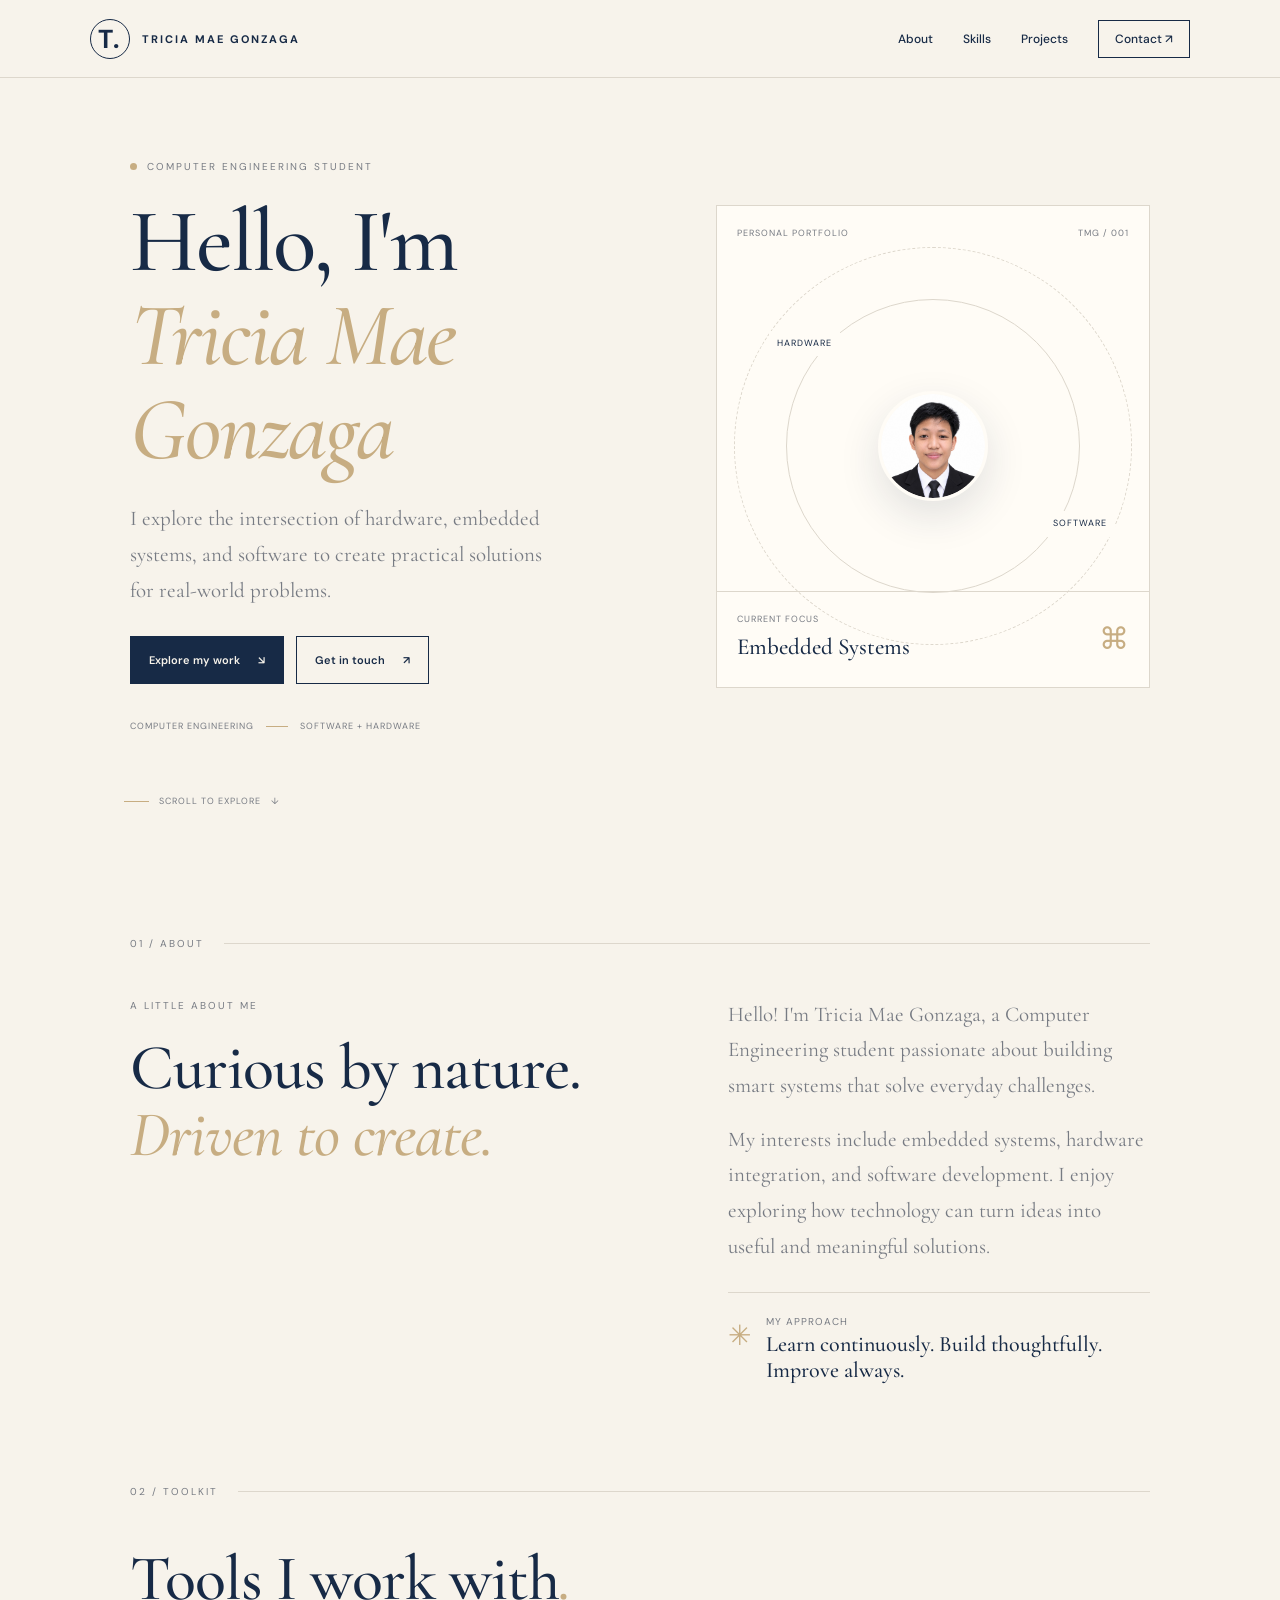
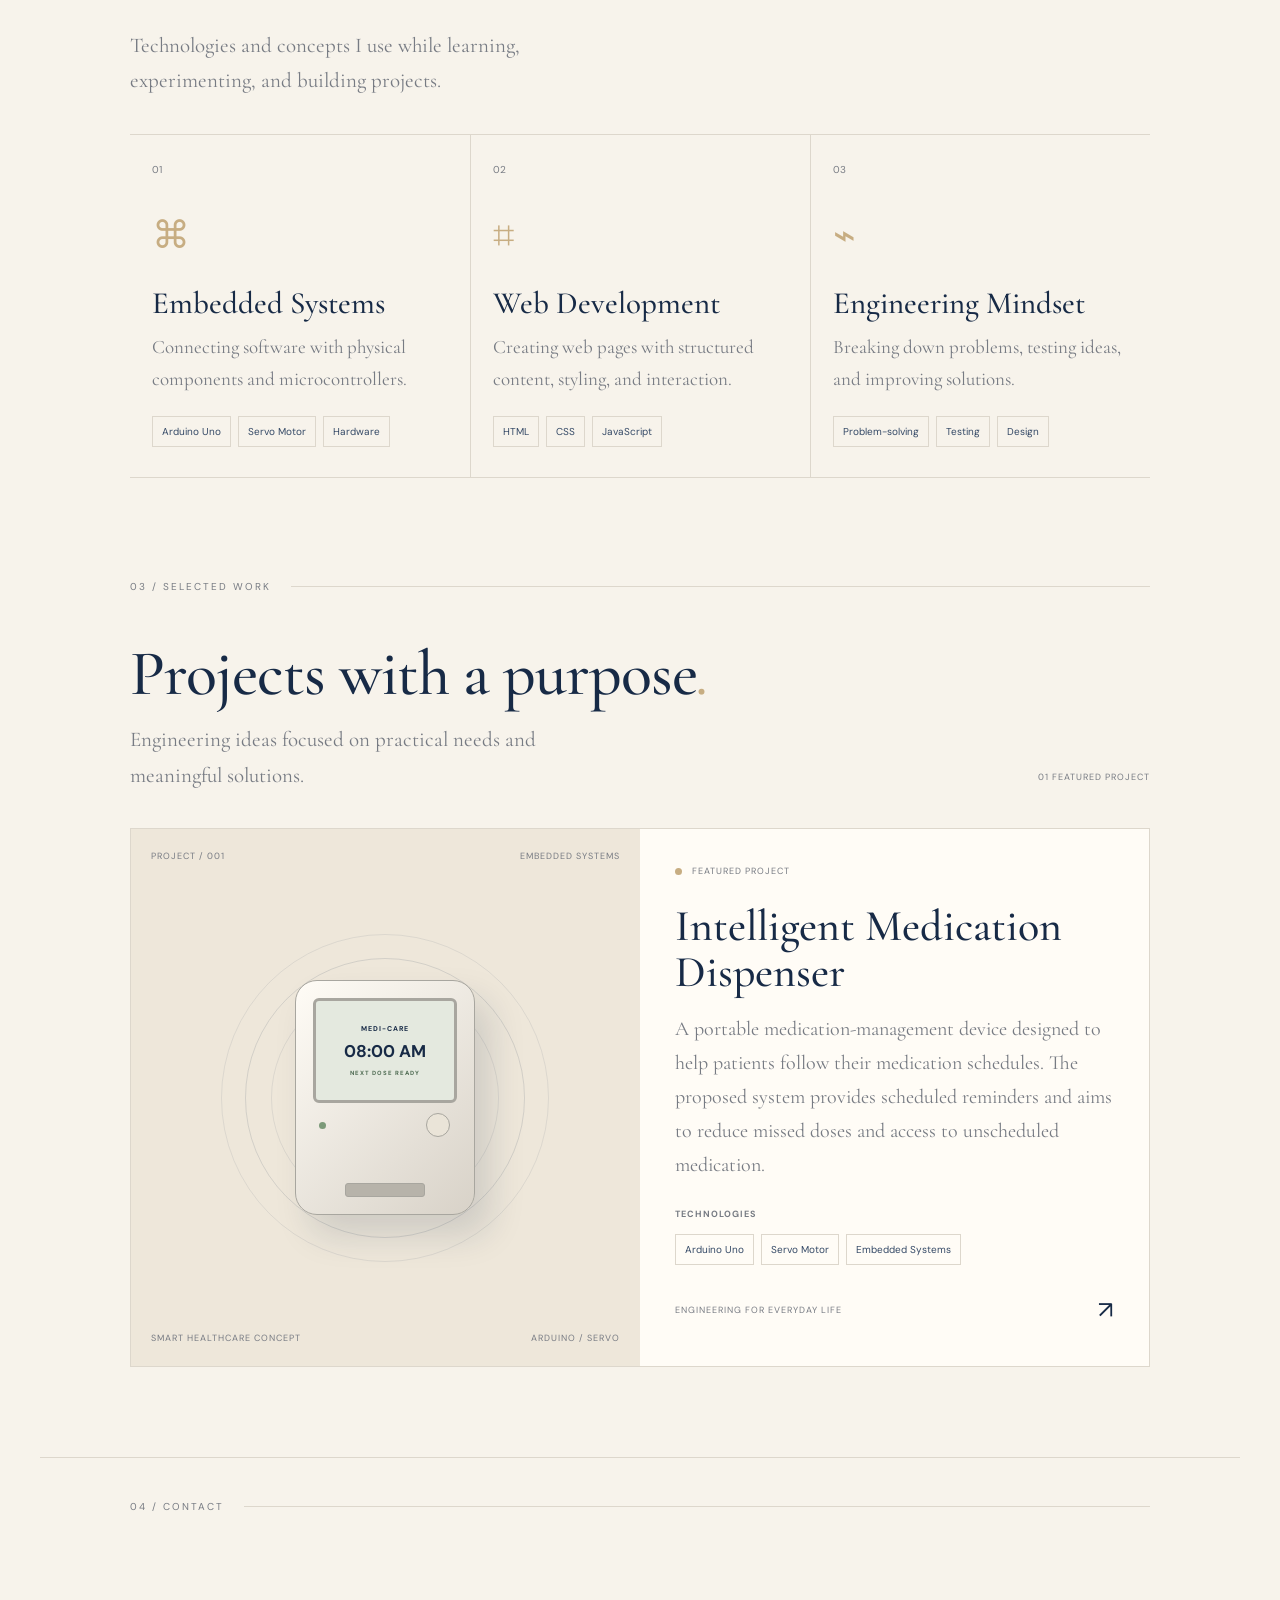
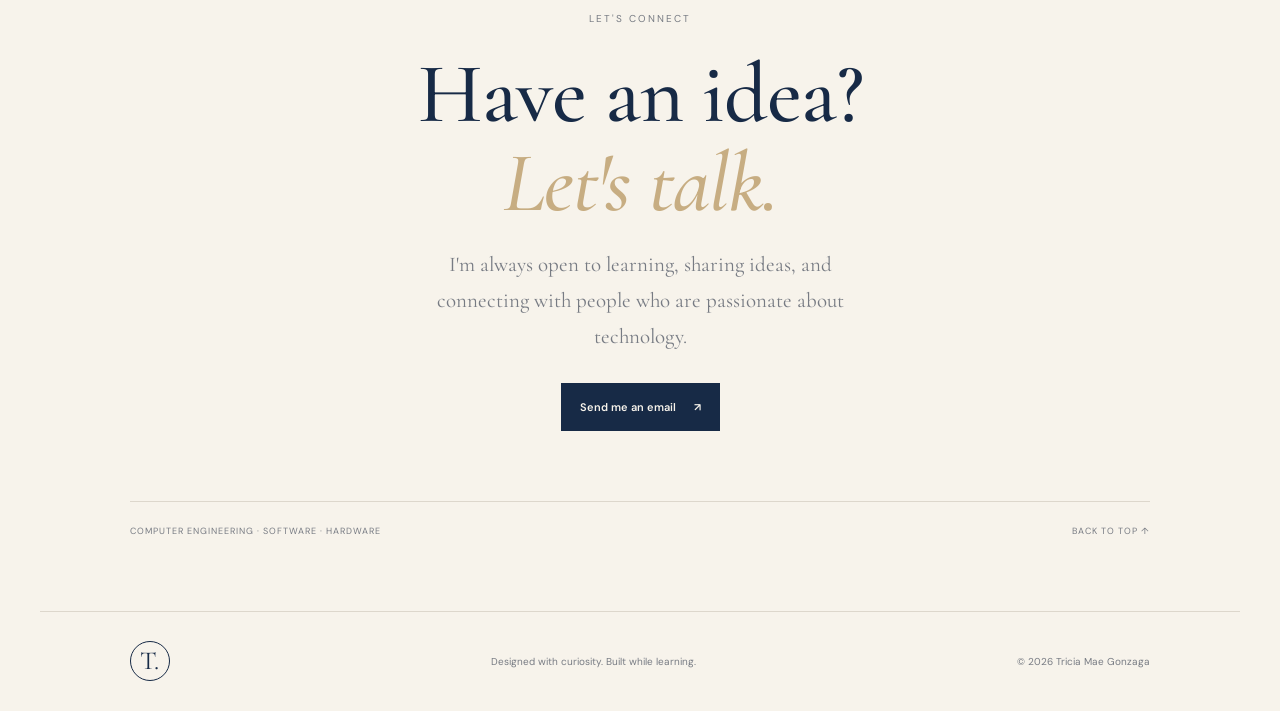
<file: index.html>
<!DOCTYPE html>
<html lang="en">
<head>
    <meta charset="UTF-8">
    <meta name="viewport" content="width=device-width, initial-scale=1.0">

    <meta name="theme-color" content="#F7F3EB">
    <meta name="description" content="Tricia Mae Gonzaga's Computer Engineering portfolio, featuring embedded systems and software projects.">

    <title>Tricia Mae Gonzaga | Portfolio</title>

    <!-- Google Fonts: Cormorant Garamond + DM Sans -->
    <link rel="preconnect" href="https://fonts.googleapis.com">
    <link rel="preconnect" href="https://fonts.gstatic.com" crossorigin>

    <link href="https://fonts.googleapis.com/css2?family=Cormorant+Garamond:ital,wght@0,400;0,500;0,600;0,700;1,400;1,500&family=DM+Sans:wght@400;500;600;700&display=swap" rel="stylesheet">

    <!-- CSS -->
    <link rel="stylesheet" href="style.css">

    <!-- JavaScript -->
    <script src="script.js" defer></script>
</head>

<body>
    <div class="site-shell">

        <!-- NAVIGATION -->
        <header class="navbar">
            <a href="#home" class="brand">
                <span class="brand-mark">T.</span>
                <span>TRICIA MAE GONZAGA</span>
            </a>

            <button
                class="menu-toggle"
                type="button"
                aria-label="Open navigation"
                aria-expanded="false"
                aria-controls="nav-links"
            >
                <span></span>
                <span></span>
            </button>

            <nav id="nav-links" class="nav-links">
                <a href="#about">About</a>
                <a href="#skills">Skills</a>
                <a href="#projects">Projects</a>
                <a href="#contact" class="nav-contact">
                    Contact <span>↗</span>
                </a>
            </nav>
        </header>

        <main>

            <!-- HERO -->
            <section class="hero" id="home">

                <div class="hero-copy reveal">
                    <div class="eyebrow">
                        <span class="status-dot"></span>
                        COMPUTER ENGINEERING STUDENT
                    </div>
                <h1 class="hero-title">
    Hello, I'm<br>
    <span>Tricia Mae Gonzaga</span>
</h1>

                    <p class="hero-description">
                        I explore the intersection of hardware,
                        embedded systems, and software to create
                        practical solutions for real-world problems.
                    </p>

                    <div class="hero-actions">
                        <a href="#projects" class="button button-primary">
                            Explore my work <span>↘</span>
                        </a>

                        <a href="#contact" class="button button-secondary">
                            Get in touch <span>↗</span>
                        </a>
                    </div>

                    <div class="hero-meta">
                        <span>COMPUTER ENGINEERING</span>
                        <span class="meta-divider"></span>
                        <span>SOFTWARE + HARDWARE</span>
                    </div>
                </div>

                <!-- DECORATIVE HERO VISUAL -->
                <div class="hero-visual reveal">

                    <div class="visual-top">
                        <span>PERSONAL PORTFOLIO</span>
                        <span>TMG / 001</span>
                    </div>

                    <div class="visual-center">
                        <div class="orbit orbit-one"></div>
                        <div class="orbit orbit-two"></div>

                      
<div class="core profile-photo">
    <img
        src="tricia.gnzg.jpg"
        alt="Portrait of Tricia Mae Gonzaga"
    />
</div>


                        <span class="orbit-label label-one">
                            HARDWARE
                        </span>

                        <span class="orbit-label label-two">
                            SOFTWARE
                        </span>
                        
                    </div>

                    <div class="visual-bottom">
                        <div>
                            <span class="mini-label">CURRENT FOCUS</span>
                            <strong>Embedded Systems</strong>
                        </div>

                        <span class="visual-symbol">⌘</span>
                    </div>
                </div>

                <a href="#about" class="scroll-hint">
                    <span class="scroll-line"></span>
                    SCROLL TO EXPLORE
                    <span>↓</span>
                </a>

            </section>

            <!-- ABOUT -->
            <section class="section about-section" id="about">

                <div class="section-label">
                    <span>01 / ABOUT</span>
                    <span class="label-line"></span>
                </div>

                <div class="about-grid">

                    <div class="section-heading reveal">
                        <p class="eyebrow">A LITTLE ABOUT ME</p>

                        <h2>
                            Curious by nature.<br>
                            <span>Driven to create.</span>
                        </h2>
                    </div>

                    <div class="about-copy reveal">
                        <p>
                            Hello! I'm Tricia Mae Gonzaga, a Computer
                            Engineering student passionate about
                            building smart systems that solve
                            everyday challenges.
                        </p>

                        <p>
                            My interests include embedded systems,
                            hardware integration, and software
                            development. I enjoy exploring how
                            technology can turn ideas into useful
                            and meaningful solutions.
                        </p>

                        <div class="about-note">
                            <span class="note-icon">✳</span>

                            <p>
                                MY APPROACH<br>
                                <strong>
                                    Learn continuously. Build thoughtfully.
                                    Improve always.
                                </strong>
                            </p>
                        </div>
                    </div>

                </div>
            </section>

            <!-- SKILLS -->
            <section class="section" id="skills">

                <div class="section-label">
                    <span>02 / TOOLKIT</span>
                    <span class="label-line"></span>
                </div>

                <div class="section-intro reveal">
                    <h2>Tools I work with<span>.</span></h2>

                    <p>
                        Technologies and concepts I use while learning,
                        experimenting, and building projects.
                    </p>
                </div>

                <div class="skills-grid">

                    <!-- SKILL 1 -->
                    <article class="skill-card reveal">
                        <span class="card-number">01</span>
                        <span class="skill-icon">⌘</span>

                        <h3>Embedded Systems</h3>

                        <p>
                            Connecting software with physical
                            components and microcontrollers.
                        </p>

                        <div class="tags">
                            <span>Arduino Uno</span>
                            <span>Servo Motor</span>
                            <span>Hardware</span>
                        </div>
                    </article>

                    <!-- SKILL 2 -->
                    <article class="skill-card reveal">
                        <span class="card-number">02</span>
                        <span class="skill-icon">⌗</span>

                        <h3>Web Development</h3>

                        <p>
                            Creating web pages with structured content,
                            styling, and interaction.
                        </p>

                        <div class="tags">
                            <span>HTML</span>
                            <span>CSS</span>
                            <span>JavaScript</span>
                        </div>
                    </article>

                    <!-- SKILL 3 -->
                    <article class="skill-card reveal">
                        <span class="card-number">03</span>
                        <span class="skill-icon">⌁</span>

                        <h3>Engineering Mindset</h3>

                        <p>
                            Breaking down problems, testing ideas,
                            and improving solutions.
                        </p>

                        <div class="tags">
                            <span>Problem-solving</span>
                            <span>Testing</span>
                            <span>Design</span>
                        </div>
                    </article>

                </div>
            </section>

            <!-- PROJECTS -->
            <section class="section" id="projects">

                <div class="section-label">
                    <span>03 / SELECTED WORK</span>
                    <span class="label-line"></span>
                </div>

                <div class="section-intro project-intro reveal">

                    <div>
                        <h2>Projects with a purpose<span>.</span></h2>

                        <p>
                            Engineering ideas focused on practical
                            needs and meaningful solutions.
                        </p>
                    </div>

                    <span class="project-count">
                        01 FEATURED PROJECT
                    </span>

                </div>

                <article class="project-card reveal">

                    <!-- PROJECT ILLUSTRATION -->
                    <div class="project-art">

                        <div class="art-top">
                            <span>PROJECT / 001</span>
                            <span>EMBEDDED SYSTEMS</span>
                        </div>

                        <div class="device-illustration">

                            <div class="device">

                                <div class="device-screen">
                                    <span class="screen-label">
                                        MEDI-CARE
                                    </span>

                                    <span class="screen-time">
                                        08:00 AM
                                    </span>

                                    <span class="screen-status">
                                        NEXT DOSE READY
                                    </span>
                                </div>

                                <div class="device-light"></div>
                                <div class="device-button"></div>
                                <div class="device-slot"></div>

                            </div>

                            <div class="device-orbit"></div>

                        </div>

                        <div class="art-bottom">
                            <span>SMART HEALTHCARE CONCEPT</span>
                            <span>ARDUINO / SERVO</span>
                        </div>

                    </div>

                    <!-- PROJECT DETAILS -->
                    <div class="project-details">

                        <div class="project-type">
                            <span class="status-dot"></span>
                            FEATURED PROJECT
                        </div>

                        <h3>Intelligent Medication Dispenser</h3>

                        <p>
                            A portable medication-management device
                            designed to help patients follow their
                            medication schedules. The proposed system
                            provides scheduled reminders and aims to
                            reduce missed doses and access to
                            unscheduled medication.
                        </p>

                        <h4>TECHNOLOGIES</h4>

                        <div class="tags project-tags">
                            <span>Arduino Uno</span>
                            <span>Servo Motor</span>
                            <span>Embedded Systems</span>
                        </div>

                        <div class="project-footer">
                            <span>ENGINEERING FOR EVERYDAY LIFE</span>
                            <span class="project-arrow">↗</span>
                        </div>

                    </div>

                </article>
            </section>

            <!-- CONTACT -->
            <section class="section contact-section" id="contact">

                <div class="section-label">
                    <span>04 / CONTACT</span>
                    <span class="label-line"></span>
                </div>

                <div class="contact-main reveal">

                    <p class="eyebrow">LET'S CONNECT</p>

                    <h2>
                        Have an idea?<br>
                        <span>Let's talk.</span>
                    </h2>

                    <p>
                        I'm always open to learning, sharing ideas,
                        and connecting with people who are passionate
                        about technology.
                    </p>

                   
                    <a
                        class="button button-primary"
                        href="mailto:gonzagat634@gmail.com"
                    >
                        Send me an email <span>↗</span>
                    </a>

                </div>

                <div class="contact-bottom">
                    <span>
                        COMPUTER ENGINEERING · SOFTWARE · HARDWARE
                    </span>

                    <a href="#home">BACK TO TOP ↑</a>
                </div>

            </section>

        </main>

   
        <footer class="footer">

            <a href="#home" class="footer-brand">T.</a>

            <p>Designed with curiosity. Built while learning.</p>

            <p>
                © <span id="year">2026</span> Tricia Mae Gonzaga
            </p>

        </footer>

    </div>
</body>
</html>
</file>
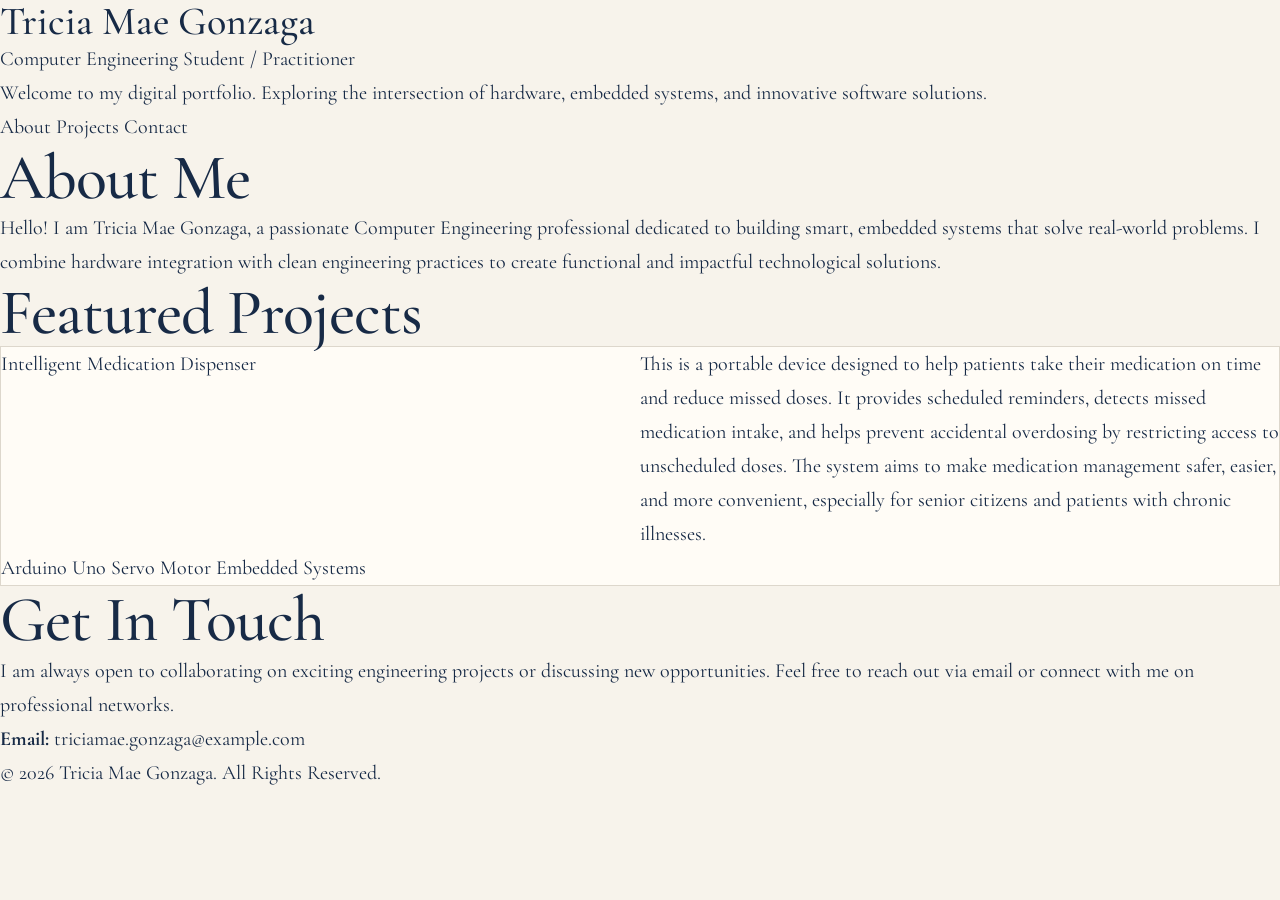
<file: info.html>
<!DOCTYPE html>
<html lang="en">
<head>
    <meta charset="UTF-8">
    <meta name="viewport" content="width=device-width, initial-scale=1.0">
    <title>Tricia Mae Gonzaga | Portfolio</title>
    <link rel="preconnect" href="https://fonts.googleapis.com">
    <link rel="preconnect" href="https://fonts.gstatic.com" crossorigin>
    <link href="https://fonts.googleapis.com/css2?family=Cormorant+Garamond:ital,wght@0,300;0,400;0,500;0,600;0,700;1,400&display=swap" rel="stylesheet">
    <link rel="stylesheet" href="style.css">
</head>
<body>

    <div class="container">
        <header>
            <h1>Tricia Mae <span>Gonzaga</span></h1>
            <div class="subtitle">Computer Engineering Student / Practitioner</div>
            <p id="dynamic-greeting">Welcome to my digital portfolio. Exploring the intersection of hardware, embedded systems, and innovative software solutions.</p>
            <nav>
                <a href="#about">About</a>
                <a href="#projects">Projects</a>
                <a href="#contact">Contact</a>
            </nav>
        </header>

    
        <section id="about">
            <h2>About Me</h2>
            <p>Hello! I am Tricia Mae Gonzaga, a passionate Computer Engineering professional dedicated to building smart, embedded systems that solve real-world problems. I combine hardware integration with clean engineering practices to create functional and impactful technological solutions.</p>
        </section>

 
        <section id="projects">
            <h2>Featured Projects</h2>
            <div class="project-card">
                <div class="project-title">Intelligent Medication Dispenser</div>
                <p>This is a portable device designed to help patients take their medication on time and reduce missed doses. It provides scheduled reminders, detects missed medication intake, and helps prevent accidental overdosing by restricting access to unscheduled doses. The system aims to make medication management safer, easier, and more convenient, especially for senior citizens and patients with chronic illnesses.</p>
                
                <div class="tech-stack">
                    <span class="badge">Arduino Uno</span>
                    <span class="badge">Servo Motor</span>
                    <span class="badge">Embedded Systems</span>
                </div>
            </div>
        </section>

       
        <section id="contact">
            <h2>Get In Touch</h2>
            <p>I am always open to collaborating on exciting engineering projects or discussing new opportunities. Feel free to reach out via email or connect with me on professional networks.</p>
            <p><strong>Email:</strong> triciamae.gonzaga@example.com</p>
        </section>

    
        <footer>
            <p>&copy; 2026 Tricia Mae Gonzaga. All Rights Reserved.</p>
        </footer>
    </div>

    
    <script src="script.js"></script>
</body>
</html>
</file>
<file: style.css>
@import url('https://fonts.googleapis.com/css2?family=Cormorant+Garamond:wght@400;500;600;700&family=DM+Sans:wght@400;500;600;700&display=swap');

:root {
  --navy: #172A46;
  --navy-light: #344966;
  --ivory: #F7F3EB;
  --white: #FFFCF6;
  --gold: #C7AD82;
  --muted: #777B83;
  --line: #DDD7CC;
}

* {
  margin: 0;
  padding: 0;
  box-sizing: border-box;
}

html {
  scroll-behavior: smooth;
  scroll-padding-top: 90px;
}

body {
  background: var(--ivory);
  color: var(--navy);
  font-family: 'Cormorant Garamond', serif;
  font-size: 20px;
  line-height: 1.7;
}

a {
  color: inherit;
  text-decoration: none;
}

button {
  font: inherit;
}

.site-shell {
  overflow: hidden;
}

.navbar {
  position: sticky;
  top: 0;
  z-index: 100;
  min-height: 78px;
  padding: 16px 7%;
  display: flex;
  justify-content: space-between;
  align-items: center;
  background: var(--ivory);
  border-bottom: 1px solid var(--line);
}

.brand {
  display: flex;
  align-items: center;
  gap: 12px;
  font: 700 11px 'DM Sans', sans-serif;
  letter-spacing: 2px;
}

.brand-mark,
.footer-brand {
  width: 40px;
  height: 40px;
  display: inline-flex;
  justify-content: center;
  align-items: center;
  border: 1px solid var(--navy);
  border-radius: 50%;
  font-size: 26px;
}

.nav-links {
  display: flex;
  align-items: center;
  gap: 30px;
}

.nav-links a {
  font: 500 12px 'DM Sans', sans-serif;
  transition: .3s;
}

.nav-links a:hover {
  color: var(--gold);
}

.nav-links .nav-contact {
  border: 1px solid var(--navy);
  padding: 10px 16px;
}

.menu-toggle {
  display: none;
}

.hero,
.section,
.footer {
  max-width: 1200px;
  margin: auto;
  padding-left: 7%;
  padding-right: 7%;
}

.hero {
  min-height: 680px;
  padding-top: 80px;
  padding-bottom: 100px;
  display: grid;
  grid-template-columns: 1.1fr .9fr;
  align-items: center;
  gap: 55px;
  position: relative;
}

.eyebrow,
.section-label,
.hero-meta,
.visual-top,
.visual-bottom .mini-label,
.orbit-label,
.scroll-hint,
.art-top,
.art-bottom,
.project-type,
.project-details h4,
.project-count,
.project-footer,
.contact-bottom {
  font-family: 'DM Sans', sans-serif;
}

.eyebrow {
  display: flex;
  align-items: center;
  gap: 10px;
  font-size: 10px;
  letter-spacing: 2px;
  color: var(--muted);
}

.status-dot {
  width: 7px;
  height: 7px;
  display: inline-block;
  flex-shrink: 0;
  border-radius: 50%;
  background: var(--gold);
}

h1,
h2,
h3 {
  font-family: 'Cormorant Garamond', serif;
  font-weight: 500;
  line-height: 1.05;
}

/* HERO TITLE: Hello, I'm Tricia Mae Gonzaga */

.hero-title {
  margin-top: 20px;
  font-family: 'Cormorant Garamond', serif;
  font-size: clamp(55px, 7vw, 90px);
  font-weight: 500;
  line-height: 1.05;
  letter-spacing: -2px;
  color: #172A46;
}

.hero-title span {
  color: #C7AD82;
  font-style: italic;
}

h2 span {
  color: var(--gold);
  font-style: italic;
}

.hero-description {
  max-width: 430px;
  margin-top: 24px;
  color: var(--muted);
  font-size: 21px;
}

.hero-actions {
  display: flex;
  flex-wrap: wrap;
  gap: 12px;
  margin-top: 28px;
}

.button {
  min-height: 48px;
  padding: 12px 18px;
  display: inline-flex;
  align-items: center;
  justify-content: center;
  gap: 18px;
  border: 1px solid var(--navy);
  font: 600 11px 'DM Sans', sans-serif;
  transition: .3s;
}

.button-primary {
  color: var(--ivory);
  background: var(--navy);
}

.button-primary:hover {
  background: var(--gold);
  border-color: var(--gold);
  color: var(--navy);
}

.button-secondary:hover {
  background: var(--navy);
  color: var(--ivory);
}

.hero-meta {
  display: flex;
  flex-wrap: wrap;
  gap: 12px;
  align-items: center;
  margin-top: 35px;
  color: var(--muted);
  font-size: 9px;
  letter-spacing: 1px;
}

.meta-divider {
  width: 22px;
  height: 1px;
  background: var(--gold);
}

.hero-visual {
  min-height: 420px;
  aspect-ratio: .9;
  display: flex;
  flex-direction: column;
  justify-content: space-between;
  position: relative;
  overflow: hidden;
  background: var(--white);
  border: 1px solid var(--line);
}

.visual-top,
.art-top,
.art-bottom {
  display: flex;
  justify-content: space-between;
  gap: 10px;
  padding: 20px;
  color: var(--muted);
  font-size: 9px;
  letter-spacing: 1px;
}

.visual-center {
  position: absolute;
  inset: 60px 0;
  display: flex;
  align-items: center;
  justify-content: center;
}

.orbit {
  position: absolute;
  border: 1px solid var(--line);
  border-radius: 50%;
}

.orbit-one {
  width: 68%;
  aspect-ratio: 1;
}

.orbit-two {
  width: 92%;
  aspect-ratio: 1;
  border-style: dashed;
  animation: orbit-spin 45s linear infinite;
}


.core {
  width: 110px;
  height: 110px;
  position: relative;
  display: flex;
  align-items: center;
  justify-content: center;
  border-radius: 50%;
  background: var(--navy);
  color: var(--ivory);
  font-size: 75px;
  box-shadow: 0 15px 40px #172a4620;
}

.core-dot {
  width: 8px;
  height: 8px;
  position: absolute;
  right: 15px;
  bottom: 17px;
  border-radius: 50%;
  background: var(--gold);
}

/* PERSONAL PROFILE PHOTO */
.profile-photo {
  padding: 0;
  overflow: hidden;
  border: 3px solid var(--white);
  background: var(--white);
}

.profile-photo img {
  display: block;
  width: 100%;
  height: 100%;
  object-fit: cover;
  object-position: center;
  border-radius: 50%;
}


.orbit-label {
  position: absolute;
  padding: 5px 8px;
  background: var(--white);
  font-size: 9px;
  letter-spacing: 1px;
}

.label-one {
  top: 18%;
  left: 12%;
}

.label-two {
  right: 8%;
  bottom: 25%;
}

.label-three {
  left: 20%;
  bottom: 10%;
}

.visual-bottom {
  display: flex;
  justify-content: space-between;
  align-items: center;
  padding: 20px;
  border-top: 1px solid var(--line);
}

.visual-bottom > div {
  display: flex;
  flex-direction: column;
}

.visual-bottom .mini-label {
  font-size: 9px;
  color: var(--muted);
  letter-spacing: 1px;
}

.visual-bottom strong {
  font-size: 23px;
  font-weight: 500;
}

.visual-symbol {
  font-size: 30px;
  color: var(--gold);
}

.scroll-hint {
  position: absolute;
  left: 7%;
  bottom: 25px;
  display: flex;
  align-items: center;
  gap: 10px;
  color: var(--muted);
  font-size: 9px;
  letter-spacing: 1px;
}

.scroll-line {
  width: 25px;
  height: 1px;
  background: var(--gold);
}

.section {
  padding-top: 100px;
}

.section-label {
  display: flex;
  align-items: center;
  gap: 20px;
  margin-bottom: 45px;
  color: var(--muted);
  font-size: 10px;
  letter-spacing: 2px;
}

.label-line {
  flex: 1;
  height: 1px;
  background: var(--line);
}

h2 {
  font-size: clamp(42px, 5vw, 66px);
  letter-spacing: -1px;
}

.about-grid {
  display: grid;
  grid-template-columns: 1fr .8fr;
  gap: 70px;
}

.section-heading h2 {
  margin-top: 20px;
}

.about-copy > p {
  margin-bottom: 18px;
  color: var(--muted);
  font-size: 21px;
}

.about-note {
  display: flex;
  gap: 15px;
  margin-top: 28px;
  padding-top: 20px;
  border-top: 1px solid var(--line);
}

.note-icon {
  color: var(--gold);
  font-size: 28px;
}

.about-note p {
  font: 10px/1.8 'DM Sans', sans-serif;
  color: var(--muted);
  letter-spacing: 1px;
}

.about-note strong {
  font: 500 22px 'Cormorant Garamond', serif;
  letter-spacing: 0;
  color: var(--navy);
}

.section-intro {
  margin-bottom: 35px;
}

.section-intro > p,
.section-intro > div > p {
  max-width: 470px;
  margin-top: 15px;
  color: var(--muted);
  font-size: 21px;
}

.skills-grid {
  display: grid;
  grid-template-columns: repeat(3, minmax(0, 1fr));
  border-top: 1px solid var(--line);
  border-bottom: 1px solid var(--line);
}

.skill-card {
  padding: 28px 22px 30px;
  display: flex;
  flex-direction: column;
  align-items: flex-start;
  transition: .3s;
}

.skill-card + .skill-card {
  border-left: 1px solid var(--line);
}

.skill-card:hover {
  background: var(--white);
}

.card-number {
  font: 10px 'DM Sans', sans-serif;
  color: var(--muted);
}

.skill-icon {
  margin-top: 28px;
  font-size: 38px;
  color: var(--gold);
}

.skill-card h3 {
  margin-top: 18px;
  font-size: 31px;
}

.skill-card > p {
  flex: 1;
  margin: 12px 0 20px;
  color: var(--muted);
  font-size: 19px;
}

.tags {
  display: flex;
  flex-wrap: wrap;
  gap: 7px;
  font-family: 'DM Sans', sans-serif;
}

.tags span {
  padding: 6px 9px;
  border: 1px solid var(--line);
  color: var(--navy-light);
  font-size: 10px;
}

.project-intro {
  display: flex;
  align-items: flex-end;
  justify-content: space-between;
  gap: 20px;
}

.project-count {
  padding-bottom: 8px;
  color: var(--muted);
  font-size: 9px;
  letter-spacing: 1px;
}

.project-card {
  display: grid;
  grid-template-columns: 1fr 1fr;
  border: 1px solid var(--line);
  background: var(--white);
}

.project-art {
  min-height: 450px;
  padding: 20px;
  display: flex;
  flex-direction: column;
  justify-content: space-between;
  overflow: hidden;
  background: #EEE7DA;
}

.project-art .art-top,
.project-art .art-bottom {
  padding: 0;
}

.device-illustration {
  min-height: 300px;
  flex: 1;
  display: flex;
  align-items: center;
  justify-content: center;
  position: relative;
}

.device {
  width: 180px;
  height: 235px;
  padding: 17px;
  display: flex;
  flex-direction: column;
  align-items: center;
  gap: 12px;
  position: relative;
  z-index: 2;
  border: 1px solid #A8A69F;
  border-radius: 22px;
  background: linear-gradient(135deg, #FFFCF6, #D8D2C8);
  box-shadow: 15px 20px 35px #172a4625;
}

.device-screen {
  width: 100%;
  min-height: 105px;
  padding: 10px 5px;
  display: flex;
  flex-direction: column;
  align-items: center;
  justify-content: center;
  gap: 7px;
  border: 3px solid #A8A69F;
  border-radius: 6px;
  background: #E4E9DF;
}

.screen-label,
.screen-status {
  font: 700 7px 'DM Sans', sans-serif;
  letter-spacing: 1px;
}

.screen-time {
  font: 700 17px 'DM Sans', sans-serif;
}

.screen-status {
  color: #4E6B52;
  font-size: 6px;
}

.device-light {
  position: absolute;
  top: 141px;
  left: 23px;
  width: 7px;
  height: 7px;
  border-radius: 50%;
  background: #7C9A79;
}

.device-button {
  position: absolute;
  top: 132px;
  right: 24px;
  width: 24px;
  height: 24px;
  border: 1px solid #A8A69F;
  border-radius: 50%;
  background: #EAE4D8;
}

.device-slot {
  width: 80px;
  height: 14px;
  margin-top: auto;
  border: 1px solid #A8A69F;
  border-radius: 3px;
  background: #B7B3AA;
}

.device-orbit {
  position: absolute;
  width: 280px;
  aspect-ratio: 1;
  border: 1px solid #172a4620;
  border-radius: 50%;
}

.device-orbit::before,
.device-orbit::after {
  content: "";
  position: absolute;
  inset: 25px;
  border: 1px solid #172a4615;
  border-radius: 50%;
}

.device-orbit::after {
  inset: -25px;
}

.project-details {
  padding: 35px;
  display: flex;
  flex-direction: column;
  align-items: flex-start;
}

.project-type {
  display: flex;
  align-items: center;
  gap: 10px;
  color: var(--muted);
  font-size: 9px;
  letter-spacing: 1px;
}

.project-details h3 {
  margin-top: 23px;
  font-size: 44px;
}

.project-details > p {
  margin-top: 17px;
  color: var(--muted);
  font-size: 20px;
}

.project-details h4 {
  margin: 25px 0 12px;
  color: var(--muted);
  font-size: 9px;
  letter-spacing: 1px;
}

.project-footer {
  width: 100%;
  margin-top: auto;
  padding-top: 25px;
  display: flex;
  align-items: center;
  justify-content: space-between;
  color: var(--muted);
  font-size: 9px;
  letter-spacing: 1px;
}

.project-arrow {
  font-size: 24px;
  color: var(--navy);
}

.contact-section {
  margin-top: 90px;
  padding-top: 40px;
  border-top: 1px solid var(--line);
}

.contact-main {
  padding: 50px 0 70px;
  text-align: center;
}

.contact-main .eyebrow {
  justify-content: center;
}

.contact-main h2 {
  margin-top: 22px;
  font-size: clamp(50px, 8vw, 85px);
}

.contact-main > p:not(.eyebrow) {
  max-width: 470px;
  margin: 20px auto 28px;
  color: var(--muted);
  font-size: 21px;
}

.contact-bottom {
  padding: 22px 0;
  display: flex;
  justify-content: space-between;
  gap: 20px;
  border-top: 1px solid var(--line);
  color: var(--muted);
  font-size: 9px;
  letter-spacing: 1px;
}

.footer {
  min-height: 100px;
  margin-top: 50px;
  padding-top: 25px;
  padding-bottom: 25px;
  display: flex;
  align-items: center;
  justify-content: space-between;
  gap: 20px;
  border-top: 1px solid var(--line);
}

.footer > p {
  font: 10px 'DM Sans', sans-serif;
  color: var(--muted);
}

@keyframes orbit-spin {
  to {
    transform: rotate(360deg);
  }
}

.js-enabled .reveal {
  opacity: 0;
  transform: translateY(20px);
  transition: opacity .7s ease, transform .7s ease;
}

.js-enabled .reveal.is-visible {
  opacity: 1;
  transform: translateY(0);
}

@media (max-width: 850px) {
  .hero {
    grid-template-columns: 1fr;
    gap: 35px;
  }

  .hero-visual {
    width: 100%;
    max-width: 500px;
    margin: auto;
  }

  .about-grid {
    grid-template-columns: 1fr;
    gap: 30px;
  }

  .skills-grid {
    grid-template-columns: 1fr;
  }

  .skill-card + .skill-card {
    border-left: 0;
    border-top: 1px solid var(--line);
  }

  .project-card {
    grid-template-columns: 1fr;
  }
}

@media (max-width: 600px) {
  .navbar {
    padding: 14px 6%;
  }

  .brand {
    font-size: 9px;
    gap: 8px;
  }

  .brand-mark {
    width: 35px;
    height: 35px;
  }

  .menu-toggle {
    width: 40px;
    height: 40px;
    display: flex;
    flex-direction: column;
    justify-content: center;
    gap: 6px;
    padding: 10px;
    border: 1px solid var(--line);
    background: transparent;
    cursor: pointer;
    position: relative;
    z-index: 102;
  }

  .menu-toggle span {
    height: 1px;
    width: 100%;
    background: var(--navy);
    transition: .3s;
  }

  .nav-links {
    position: fixed;
    inset: 0;
    z-index: 101;
    padding: 80px 8%;
    display: flex;
    flex-direction: column;
    align-items: stretch;
    justify-content: center;
    gap: 18px;
    background: var(--ivory);
    opacity: 0;
    visibility: hidden;
    pointer-events: none;
    transition: .3s;
  }

  .nav-links.open {
    opacity: 1;
    visibility: visible;
    pointer-events: auto;
  }

  .nav-links a {
    font: 500 36px 'Cormorant Garamond', serif;
  }

  .nav-links .nav-contact {
    width: fit-content;
    font: 500 13px 'DM Sans', sans-serif;
  }

  .hero,
  .section,
  .footer {
    padding-left: 6%;
    padding-right: 6%;
  }

  .hero {
    padding-top: 55px;
    padding-bottom: 85px;
  }

  /* Mobile font size for your name */
  .hero-title {
    font-size: 58px;
  }

  .hero-description,
  .about-copy > p,
  .section-intro > p {
    font-size: 19px;
  }

  .hero-visual {
    min-height: 340px;
  }

  .scroll-hint {
    left: 6%;
  }

  .section {
    padding-top: 80px;
  }

  .section-label {
    margin-bottom: 35px;
  }

  .project-intro {
    align-items: flex-start;
    flex-direction: column;
  }

  .project-details {
    padding: 25px 20px;
  }

  .project-details h3 {
    font-size: 39px;
  }

  .contact-section {
    margin-top: 75px;
  }

  .contact-main h2 {
    font-size: 53px;
  }

  .contact-bottom {
    flex-direction: column;
  }

  .footer {
    flex-wrap: wrap;
    margin-top: 35px;
  }

  .footer > p:last-child {
    width: 100%;
  }
}

@media (prefers-reduced-motion: reduce) {
  *,
  *::before,
  *::after {
    animation: none !important;
    transition: none !important;
    scroll-behavior: auto !important;
  }

  .js-enabled .reveal {
    opacity: 1;
    transform: none;
  }
}
</file>
